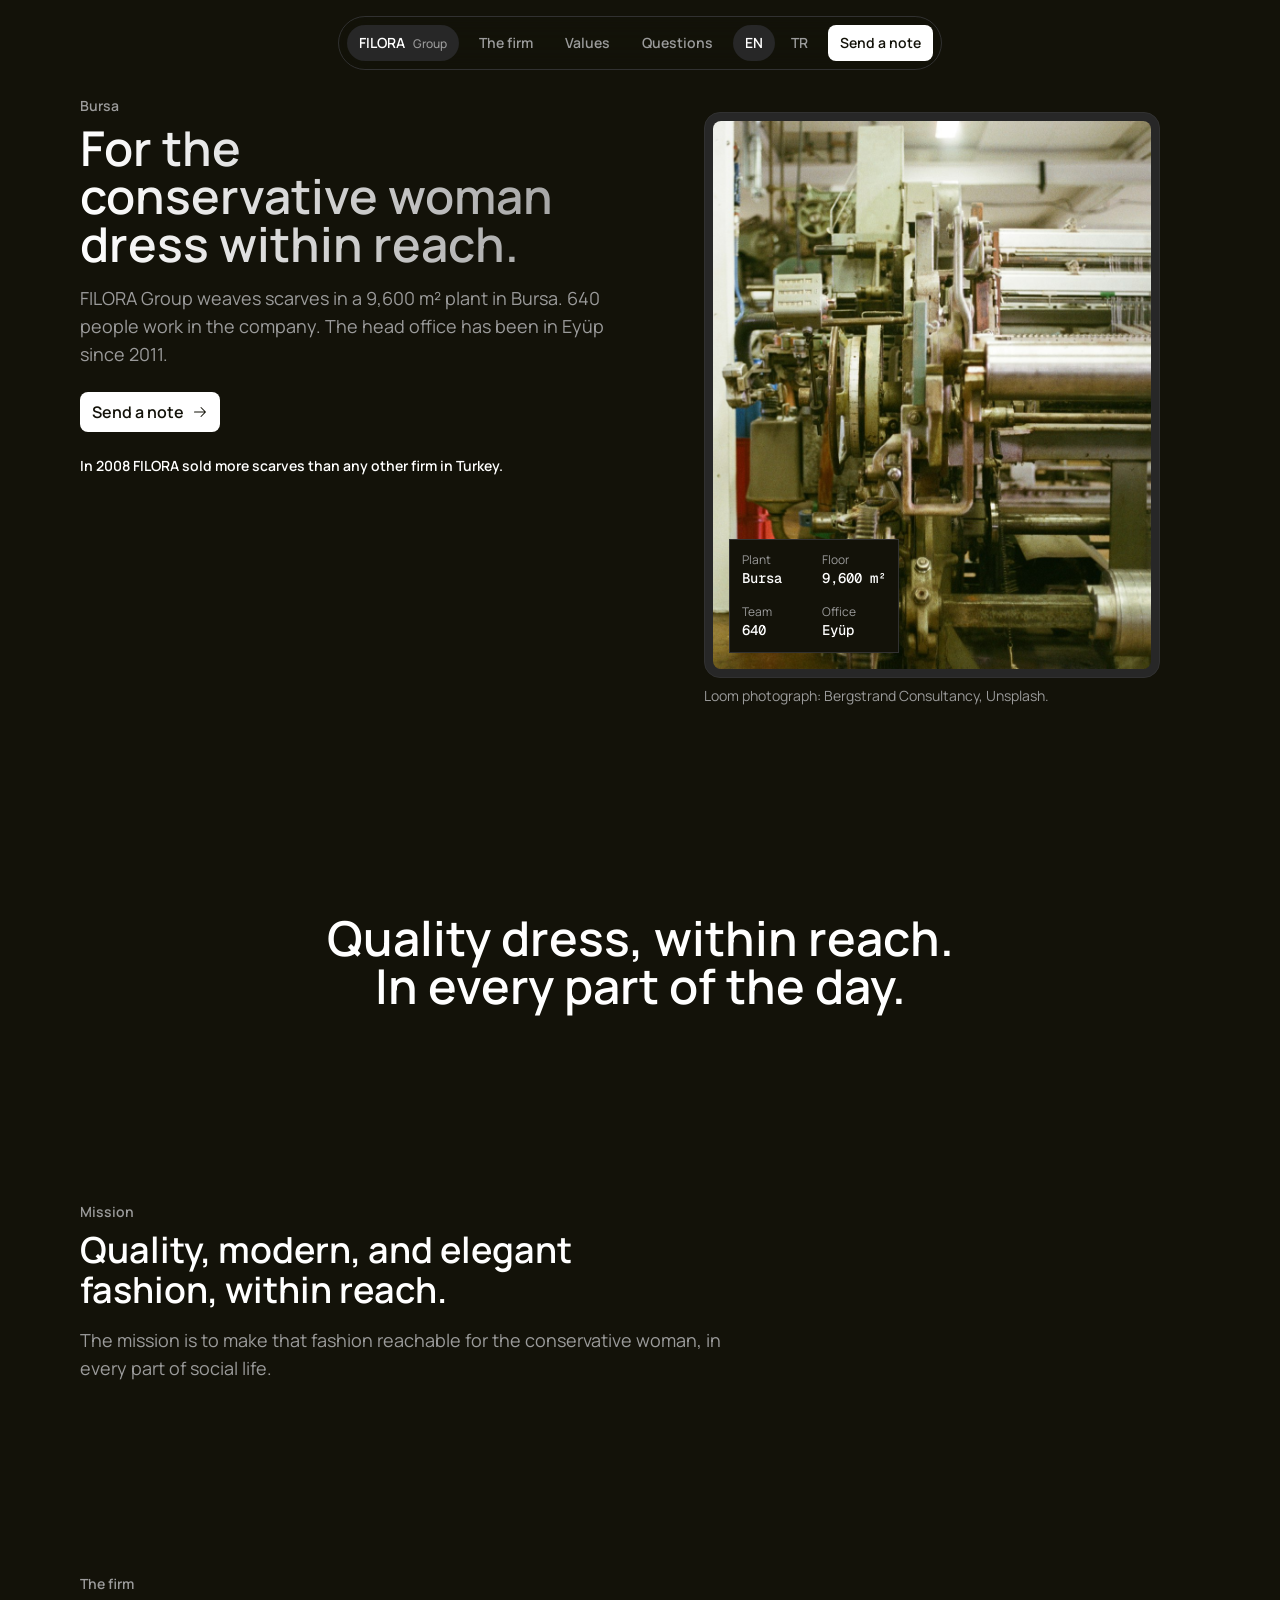
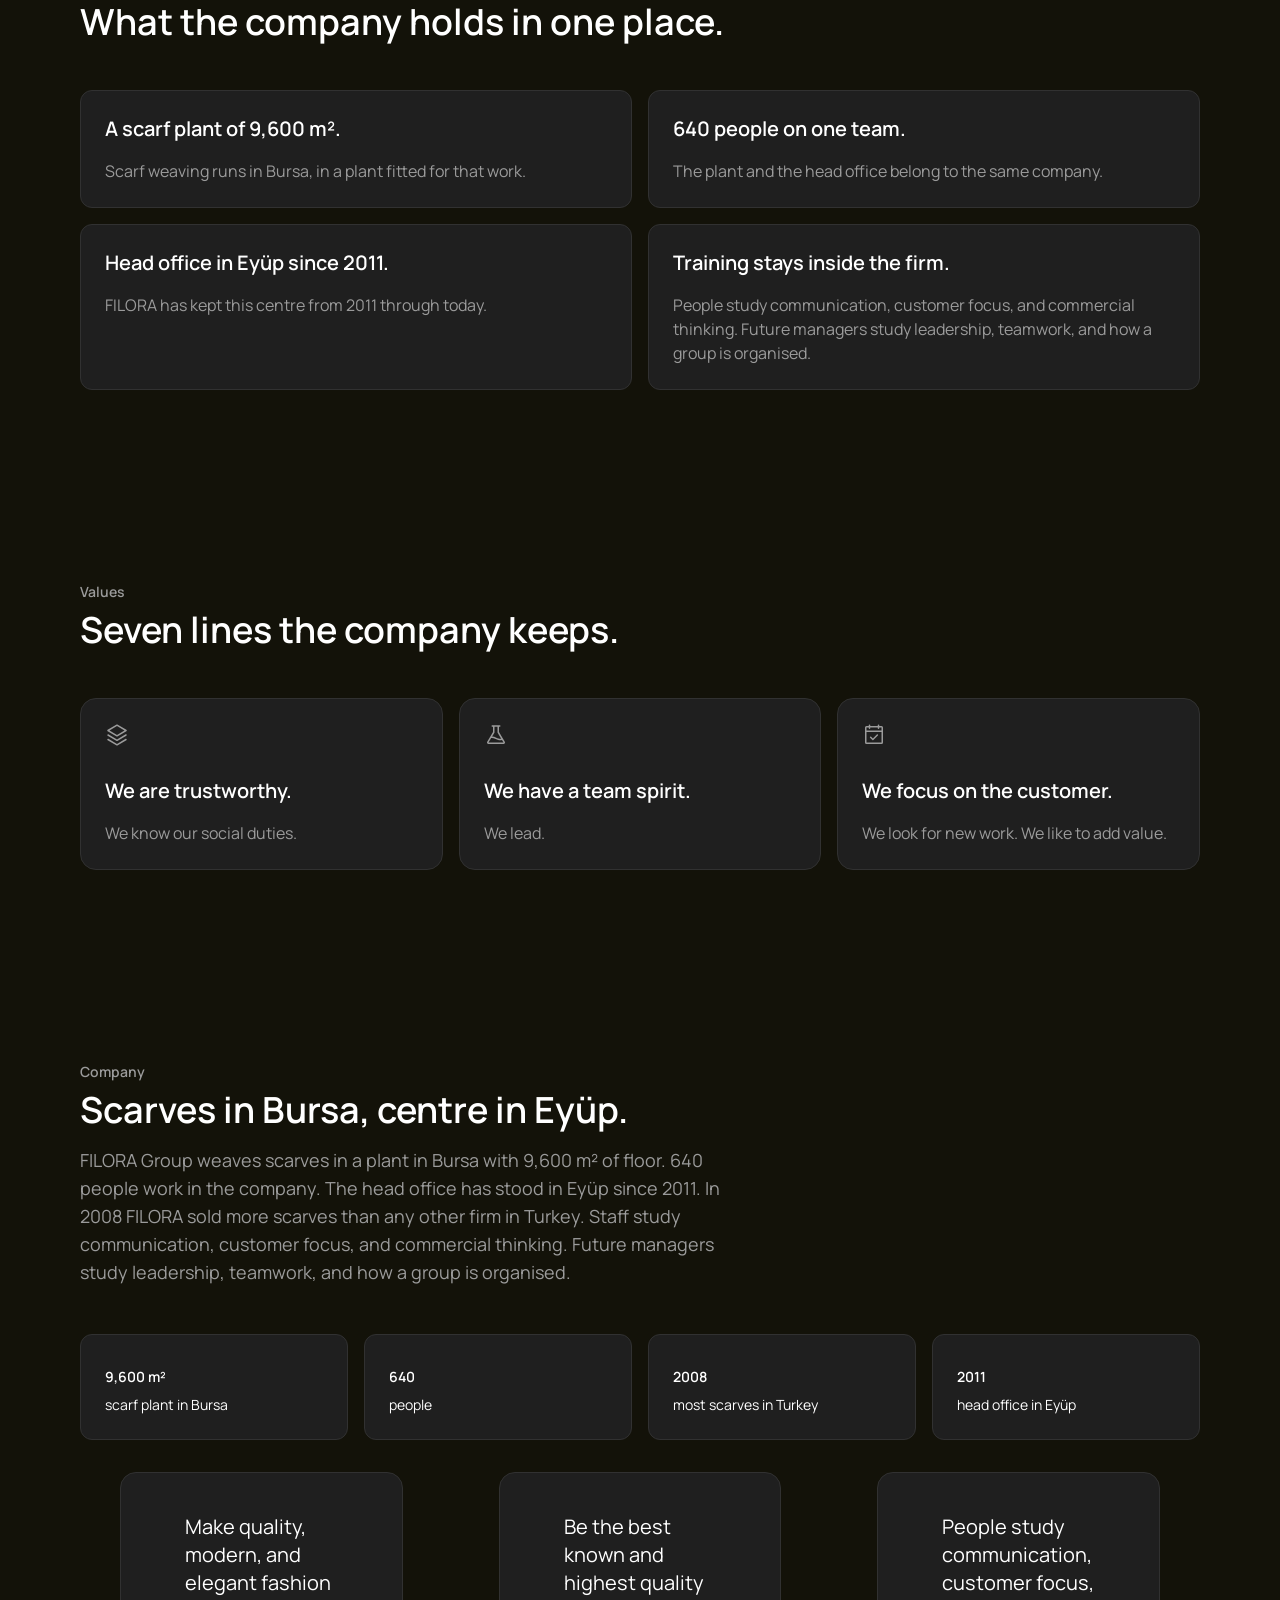
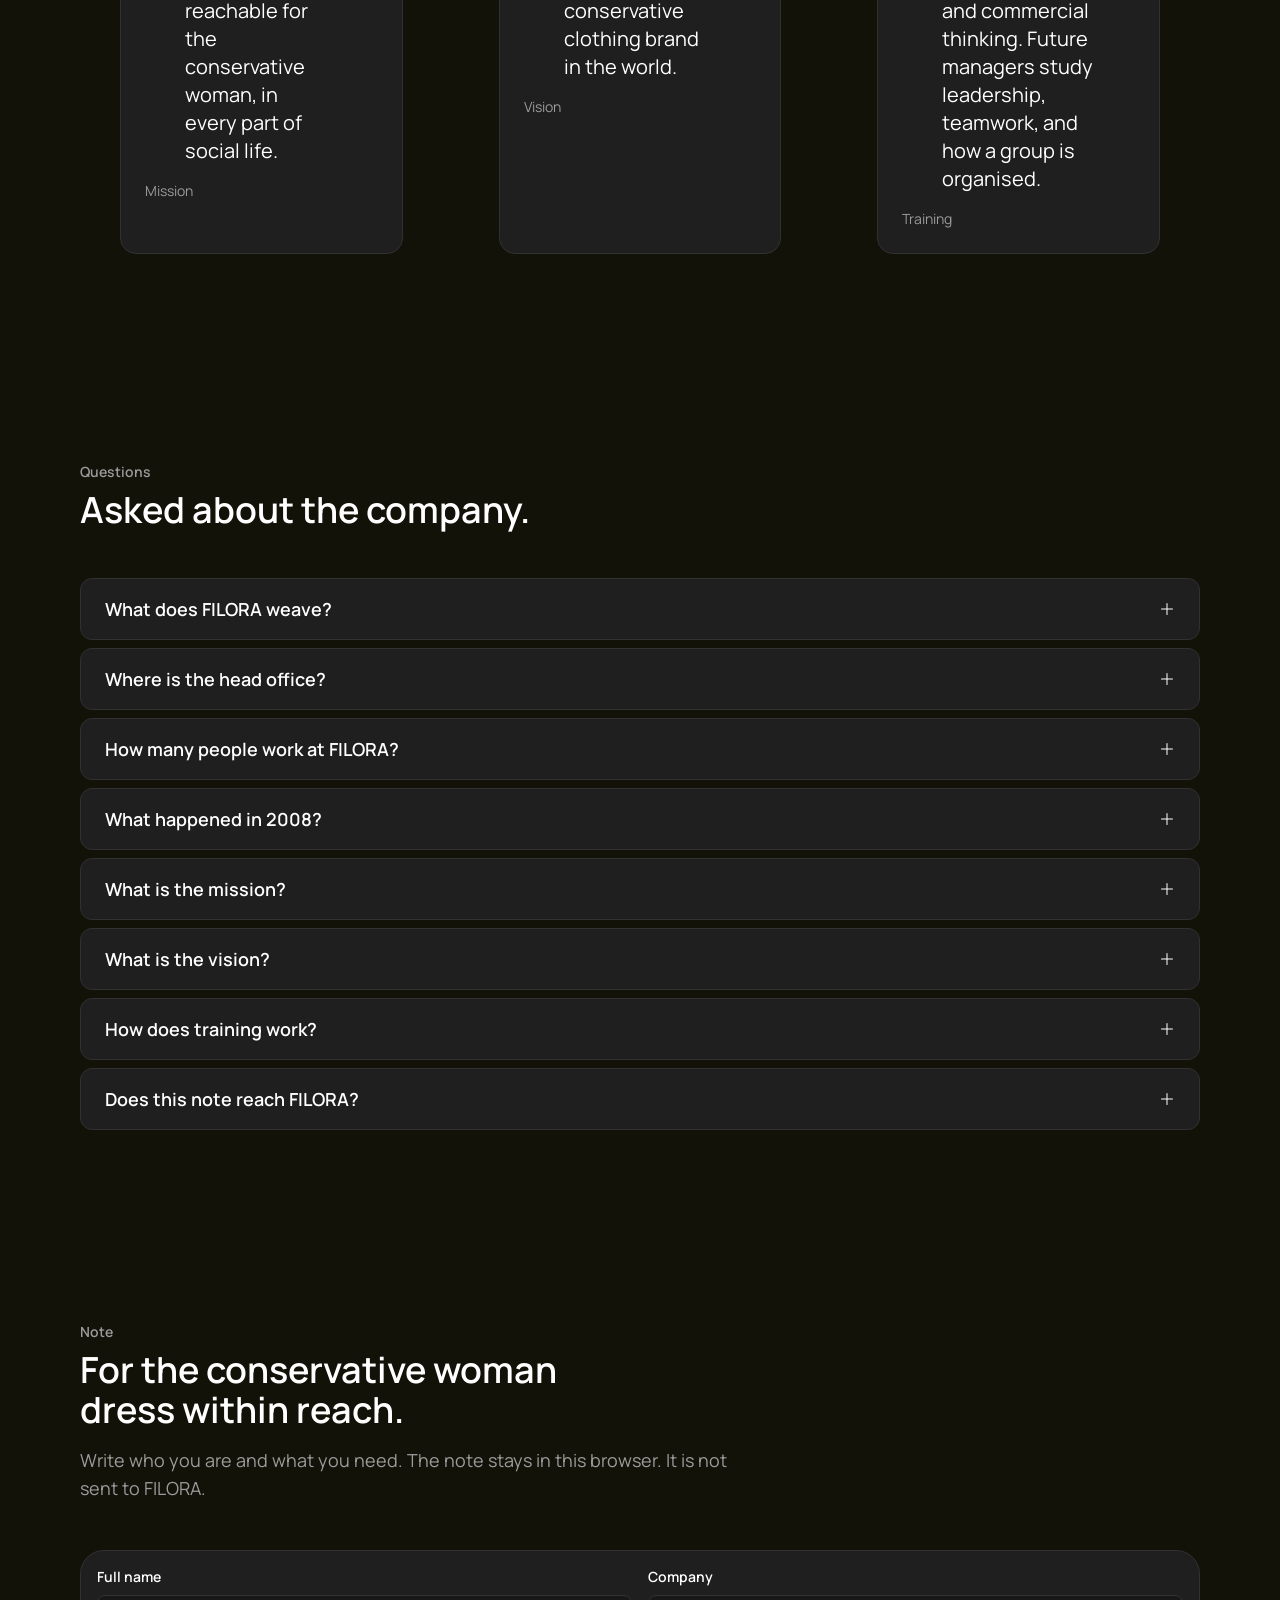
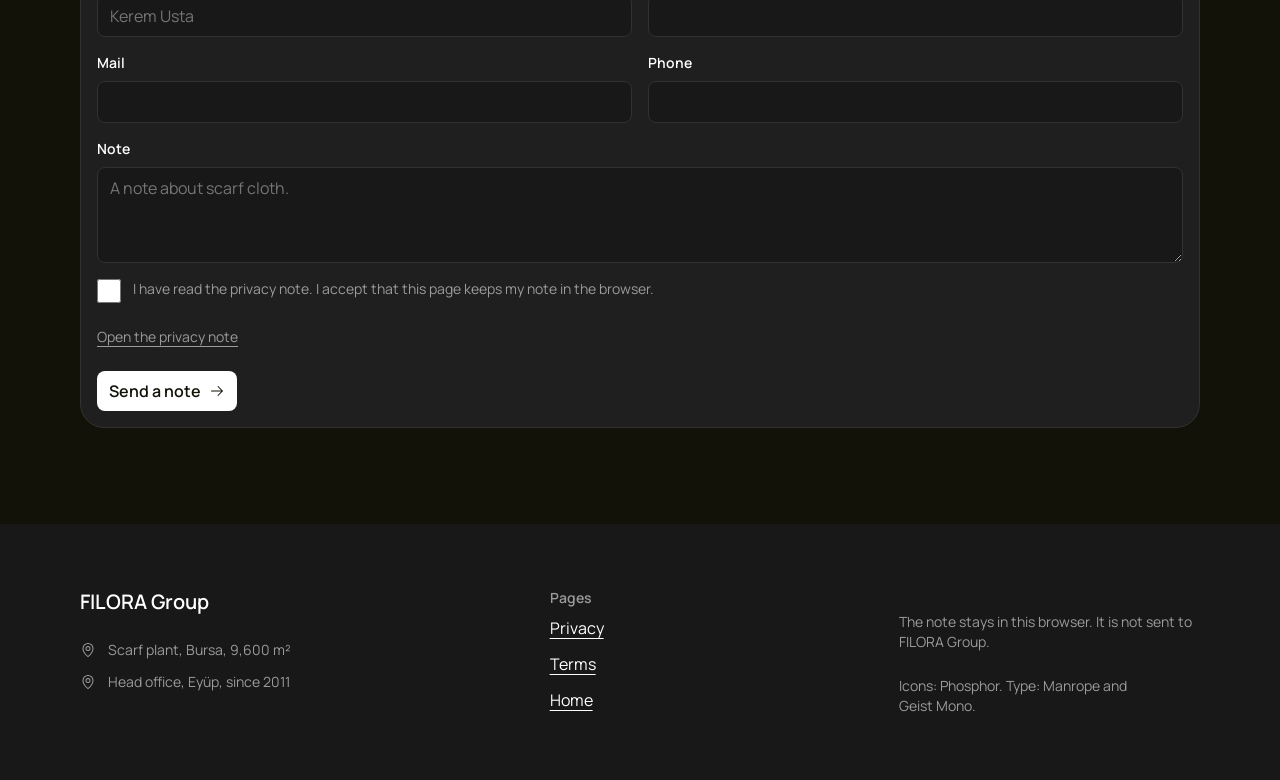
<file: test-ai-design-skills/index.html>
<!DOCTYPE html>
<html lang="en">
<head>
  <meta charset="utf-8">
  <meta name="viewport" content="width=device-width, initial-scale=1">
  <title data-i18n="docTitleHome">FILORA Group | Scarf weaving in Bursa</title>
  <meta name="description" data-i18n-content="docDescHome" content="FILORA Group weaves scarves in a 9,600 m² plant in Bursa. 640 people. Head office in Eyüp since 2011. Send a note.">
  <meta name="robots" content="index, follow">
  <meta name="theme-color" content="#131209">
  <meta property="og:type" content="website">
  <meta property="og:locale" content="en_US">
  <meta property="og:title" data-i18n-content="docTitleHome" content="FILORA Group | Scarf weaving in Bursa">
  <meta property="og:description" data-i18n-content="docDescHome" content="FILORA Group weaves scarves in a 9,600 m² plant in Bursa. 640 people. Head office in Eyüp since 2011. Send a note.">
  <meta property="og:image" content="images/loom.jpg">
  <meta name="twitter:card" content="summary_large_image">
  <link rel="icon" href="favicon.svg" type="image/svg+xml">
  <link rel="stylesheet" href="css/site.css">
  <script>document.documentElement.classList.add("js");</script>
  <script type="application/ld+json">
  {
    "@context": "https://schema.org",
    "@graph": [
      {
        "@type": "Organization",
        "name": "FILORA Group",
        "location": [
          {
            "@type": "Place",
            "name": "Scarf plant",
            "address": { "@type": "PostalAddress", "addressLocality": "Bursa", "addressCountry": "TR" }
          },
          {
            "@type": "Place",
            "name": "Head office",
            "address": { "@type": "PostalAddress", "addressLocality": "Eyüp", "addressRegion": "Istanbul", "addressCountry": "TR" }
          }
        ]
      },
      {
        "@type": "FAQPage",
        "mainEntity": [
          {
            "@type": "Question",
            "name": "What does FILORA weave?",
            "acceptedAnswer": { "@type": "Answer", "text": "Scarves. The plant is in Bursa and has 9,600 m² of floor." }
          },
          {
            "@type": "Question",
            "name": "Where is the head office?",
            "acceptedAnswer": { "@type": "Answer", "text": "In Eyüp. FILORA has kept this centre since 2011." }
          },
          {
            "@type": "Question",
            "name": "How many people work at FILORA?",
            "acceptedAnswer": { "@type": "Answer", "text": "640 people work in the company." }
          },
          {
            "@type": "Question",
            "name": "What happened in 2008?",
            "acceptedAnswer": { "@type": "Answer", "text": "FILORA sold more scarves than any other firm in Turkey." }
          },
          {
            "@type": "Question",
            "name": "What is the mission?",
            "acceptedAnswer": { "@type": "Answer", "text": "Make quality, modern, and elegant fashion reachable for the conservative woman, in every part of social life." }
          },
          {
            "@type": "Question",
            "name": "What is the vision?",
            "acceptedAnswer": { "@type": "Answer", "text": "Be the best known and highest quality conservative clothing brand in the world." }
          },
          {
            "@type": "Question",
            "name": "How does training work?",
            "acceptedAnswer": { "@type": "Answer", "text": "Staff study communication, customer focus, and commercial thinking. Future managers study leadership, teamwork, and how a group is organised." }
          },
          {
            "@type": "Question",
            "name": "Does this note reach FILORA?",
            "acceptedAnswer": { "@type": "Answer", "text": "No. The note stays in this browser. It is not sent to the company." }
          }
        ]
      }
    ]
  }
  </script>
</head>
<body>
  <a class="skip" href="#icerik" data-i18n="skip">Skip to content</a>
  <header class="site-header">
    <div class="nav-bar">
      <a class="wordmark" href="index.html" aria-current="page">
        <span class="wordmark-name">FILORA</span>
        <span class="wordmark-trade">Group</span>
      </a>
      <nav class="nav-desk" data-i18n-aria="navSections" aria-label="Page sections">
        <a href="#kazanc" data-i18n="navBenefits">Benefits</a>
        <a href="#surec" data-i18n="navProcess">Process</a>
        <a href="#sorular" data-i18n="navQuestions">Questions</a>
      </nav>
      <div class="lang" role="group" data-i18n-aria="langLabel" aria-label="Language">
        <button class="lang-btn" type="button" data-set-lang="en" aria-pressed="true">EN</button>
        <button class="lang-btn" type="button" data-set-lang="tr" aria-pressed="false">TR</button>
      </div>
      <a class="btn btn-sm nav-cta" href="#talep" data-i18n="cta">Send a note</a>
      <button class="nav-toggle" type="button" aria-expanded="false" aria-controls="mobil-menu" aria-label="Open menu">
        <span class="lines" aria-hidden="true"></span>
      </button>
    </div>
  </header>
  <div id="mobil-menu" class="mobile-panel" aria-hidden="true" inert>
    <a class="mobile-link" style="--i: 0" href="#dokuma" data-i18n="navWeaving">Weaving</a>
    <a class="mobile-link" style="--i: 1" href="#kazanc" data-i18n="navBenefits">Benefits</a>
    <a class="mobile-link" style="--i: 2" href="#surec" data-i18n="navProcess">Process</a>
    <a class="mobile-link" style="--i: 3" href="#kanit" data-i18n="navProof">Proof</a>
    <a class="mobile-link" style="--i: 4" href="#sorular" data-i18n="navQuestions">Questions</a>
    <a class="btn" style="--i: 5" href="#talep" data-i18n="cta">Send a note</a>
  </div>

  <main id="icerik">
    <section class="section hero" id="dokuma">
      <div class="wrap hero-grid">
        <div>
          <p class="eyebrow" data-i18n="heroPlace">Bursa</p>
          <h1 class="hero-title"><span data-i18n="hero1">For the conservative woman</span><br><span data-i18n="hero2">dress within reach.</span></h1>
          <p class="lede" data-i18n="heroLede">FILORA Group weaves scarves in a 9,600 m² plant in Bursa. 640 people work in the company. The head office has been in Eyüp since 2011.</p>
          <div class="hero-actions">
            <a class="btn" href="#talep">
              <span data-i18n="cta">Send a note</span>
              <svg class="icon" viewBox="0 0 256 256" aria-hidden="true" fill="currentColor"><path d="M221.66,133.66l-72,72a8,8,0,0,1-11.32-11.32L196.69,136H40a8,8,0,0,1,0-16H196.69L138.34,61.66a8,8,0,0,1,11.32-11.32l72,72A8,8,0,0,1,221.66,133.66Z"/></svg>
            </a>
          </div>
          <p class="proof" data-i18n="proof">In 2008 FILORA sold more scarves than any other firm in Turkey.</p>
        </div>
        <figure>
          <div class="frame">
            <img class="hero-photo" src="images/loom.jpg" data-i18n-alt="altLoom" alt="Side view of an industrial weaving loom, with metal gears and a roll of cloth." fetchpriority="high">
            <div class="ticket" data-i18n-aria="ticketLabel" aria-label="Sample roll ticket, roll 1847 B">
              <div>
                <p class="ticket-label" data-i18n="ticketRoll">Roll</p>
                <p class="ticket-value" data-i18n="ticketRollValue">1847 B</p>
              </div>
              <div>
                <p class="ticket-label" data-i18n="ticketWidth">Width</p>
                <p class="ticket-value" data-i18n="ticketWidthValue">151.8 cm</p>
              </div>
              <div>
                <p class="ticket-label" data-i18n="ticketShade">Shade gap</p>
                <p class="ticket-value" data-i18n="ticketShadeValue">0.6</p>
              </div>
              <div>
                <p class="ticket-label" data-i18n="ticketWeight">Weight</p>
                <p class="ticket-value" data-i18n="ticketWeightValue">118 g/m²</p>
              </div>
            </div>
          </div>
          <figcaption class="caption" data-i18n="caption">Loom photograph: Bergstrand Consultancy, Unsplash.</figcaption>
        </figure>
      </div>
    </section>

    <section class="tagline" id="soz" data-i18n-aria="taglineLabel" aria-label="Line">
      <div class="wrap">
        <p class="tagline-text">
          <span class="line"><span class="word">When</span> <span class="word">the</span> <span class="word">cloth</span> <span class="word">arrives</span></span>
          <span class="line"><span class="word">the</span> <span class="word">pattern</span> <span class="word">stays</span> <span class="word">put.</span></span>
        </p>
      </div>
    </section>

    <section class="section reveal" id="sorun">
      <div class="wrap">
        <p class="eyebrow" data-i18n="problemEye">Problem</p>
        <h2 class="section-title" data-i18n="problemTitle">Cutting stops when the next roll differs.</h2>
        <p class="lede" data-i18n="problemBody">Width narrows and the hand changes, so the same pattern no longer fits. We staple the lot report to the roll. Shade, width, and the wash note are known before the goods leave.</p>
      </div>
    </section>

    <section class="section reveal" id="kazanc">
      <div class="wrap">
        <div class="section-head">
          <p class="eyebrow" data-i18n="benefitEye">Benefits</p>
          <h2 class="section-title" data-i18n="benefitTitle">Four results a workshop calendar can see.</h2>
        </div>
        <div class="benefit-list">
          <article class="benefit">
            <h3 data-i18n="b1t">The same shade, on the next lot.</h3>
            <p data-i18n="b1p">Every lot is read on a spectrophotometer. A roll above ΔE 0.8 does not ship.</p>
          </article>
          <article class="benefit">
            <h3 data-i18n="b2t">The sample is cut in 11 days.</h3>
            <p data-i18n="b2p">Four pieces of the quality you approved go out. The tracking number is written to your mail the same day.</p>
          </article>
          <article class="benefit">
            <h3 data-i18n="b3t">A loom slot from 380 metres.</h3>
            <p data-i18n="b3p">A small trial and a 4,180 metre order go into the same planning book.</p>
          </article>
          <article class="benefit">
            <h3 data-i18n="b4t">The report stays inside the roll.</h3>
            <p data-i18n="b4p">Shrinkage, rub fastness, and width after washing are stapled into every bale. A 152 cm promise still holds at the end of the roll.</p>
          </article>
        </div>
      </div>
    </section>

    <section class="section reveal" id="surec">
      <div class="wrap">
        <div class="section-head">
          <p class="eyebrow" data-i18n="processEye">Process</p>
          <h2 class="section-title" data-i18n="processTitle">A loom date in three steps.</h2>
        </div>
        <div class="steps">
          <article class="step">
            <svg class="icon icon-24" viewBox="0 0 256 256" aria-hidden="true" fill="currentColor"><path d="M230.91,172A8,8,0,0,1,228,182.91l-96,56a8,8,0,0,1-8.06,0l-96-56A8,8,0,0,1,36,169.09l92,53.65,92-53.65A8,8,0,0,1,230.91,172ZM220,121.09l-92,53.65L36,121.09A8,8,0,0,0,28,134.91l96,56a8,8,0,0,0,8.06,0l96-56A8,8,0,1,0,220,121.09ZM24,80a8,8,0,0,1,4-6.91l96-56a8,8,0,0,1,8.06,0l96,56a8,8,0,0,1,0,13.82l-96,56a8,8,0,0,1-8.06,0l-96-56A8,8,0,0,1,24,80Zm23.88,0L128,126.74,208.12,80,128,33.26Z"/></svg>
            <h3 data-i18n="s1t">Write the use.</h3>
            <p data-i18n="s1p">Say where the cloth will be sewn, the metres, and the week you need.</p>
          </article>
          <article class="step">
            <svg class="icon icon-24" viewBox="0 0 256 256" aria-hidden="true" fill="currentColor"><path d="M221.69,199.77,160,96.92V40h8a8,8,0,0,0,0-16H88a8,8,0,0,0,0,16h8V96.92L34.31,199.77A16,16,0,0,0,48,224H208a16,16,0,0,0,13.72-24.23ZM110.86,103.25A7.93,7.93,0,0,0,112,99.14V40h32V99.14a7.93,7.93,0,0,0,1.14,4.11L183.36,167c-12,2.37-29.07,1.37-51.75-10.11-15.91-8.05-31.05-12.32-45.22-12.81ZM48,208l28.54-47.58c14.25-1.74,30.31,1.85,47.82,10.72,19,9.61,35,12.88,48,12.88a69.89,69.89,0,0,0,19.55-2.7L208,208Z"/></svg>
            <h3 data-i18n="s2t">Try the sample.</h3>
            <p data-i18n="s2p">In 11 days you have a cut piece and the laboratory note.</p>
          </article>
          <article class="step">
            <svg class="icon icon-24" viewBox="0 0 256 256" aria-hidden="true" fill="currentColor"><path d="M208,32H184V24a8,8,0,0,0-16,0v8H88V24a8,8,0,0,0-16,0v8H48A16,16,0,0,0,32,48V208a16,16,0,0,0,16,16H208a16,16,0,0,0,16-16V48A16,16,0,0,0,208,32ZM72,48v8a8,8,0,0,0,16,0V48h80v8a8,8,0,0,0,16,0V48h24V80H48V48ZM208,208H48V96H208V208Zm-38.34-85.66a8,8,0,0,1,0,11.32l-48,48a8,8,0,0,1-11.32,0l-24-24a8,8,0,0,1,11.32-11.32L116,164.69l42.34-42.35A8,8,0,0,1,169.66,122.34Z"/></svg>
            <h3 data-i18n="s3t">Lock the date.</h3>
            <p data-i18n="s3p">After approval, the loom day and the shipping week arrive in writing.</p>
          </article>
        </div>
      </div>
    </section>

    <section class="section reveal" id="kanit">
      <div class="wrap">
        <div class="section-head">
          <p class="eyebrow" data-i18n="millEye">Mill</p>
          <h2 class="section-title" data-i18n="millTitle">On the same floor since 1987.</h2>
          <p class="lede" data-i18n="millBody">FILORA Group weaves scarves in a plant in Bursa with 9,600 m² of floor. 640 people work in the company. The head office has stood in Eyüp since 2011. In 2008 FILORA sold more scarves than any other firm in Turkey. Staff study communication, customer focus, and commercial thinking. Future managers study leadership, teamwork, and how a group is organised.</p>
        </div>
        <div class="stats">
          <article class="stat">
            <p class="stat-value" data-i18n="statFloorValue">9,600 m²</p>
            <p data-i18n="statLooms">scarf plant in Bursa</p>
          </article>
          <article class="stat">
            <p class="stat-value" data-i18n="statMetresValue">640</p>
            <p data-i18n="statMetres">people</p>
          </article>
          <article class="stat">
            <p class="stat-value" data-i18n="statDaysValue">2008</p>
            <p data-i18n="statDays">most scarves in Turkey</p>
          </article>
          <article class="stat">
            <p class="stat-value" data-i18n="statShadeValue">2011</p>
            <p data-i18n="statShade">head office in Eyüp</p>
          </article>
        </div>
        <div class="quotes">
          <figure class="quote">
            <blockquote>
              <p data-i18n="q1">When the second shirting lot arrived we did not recut the pattern for a shade drift. Across the last 7 months, 4 lots stayed at or under ΔE 0.6.</p>
            </blockquote>
            <figcaption class="person" data-i18n="q1p">Sevim Aktaş, production manager, Nehir Konfeksiyon, Istanbul</figcaption>
          </figure>
          <figure class="quote">
            <blockquote>
              <p data-i18n="q2">We started with a 380 metre trial. Work jacket twill at 214 g/m². Width on every roll stayed between 151.6 and 152.2 cm.</p>
            </blockquote>
            <figcaption class="person" data-i18n="q2p">Mert Olgun, purchasing lead, Körfez İş Giysisi, Kocaeli</figcaption>
          </figure>
          <figure class="quote">
            <blockquote>
              <p data-i18n="q3">When the canvas hand changed from lot to lot, the shop opened returns. The note inside the roll lets the team say the same sentence.</p>
            </blockquote>
            <figcaption class="person" data-i18n="q3p">Ayşe Pınar Kılıç, founder, Ada Home, Izmir</figcaption>
          </figure>
        </div>
      </div>
    </section>

    <section class="section reveal" id="sorular">
      <div class="wrap">
        <div class="section-head">
          <p class="eyebrow" data-i18n="faqEye">Questions</p>
          <h2 class="section-title" data-i18n="faqTitle">Asked before an order.</h2>
        </div>
        <div class="faq-list">
          <details class="faq-item">
            <summary><span data-i18n="faq1q">What is the lowest weaving order?</span> <svg class="icon plus" viewBox="0 0 256 256" aria-hidden="true" fill="currentColor"><path d="M224,128a8,8,0,0,1-8,8H136v80a8,8,0,0,1-16,0V136H40a8,8,0,0,1,0-16h80V40a8,8,0,0,1,16,0v80h80A8,8,0,0,1,224,128Z"/></svg></summary>
            <p class="answer" data-i18n="faq1a">380 metres. That floor does not apply to a sample. Sample length is cut between 4 and 8 metres.</p>
          </details>
          <details class="faq-item">
            <summary><span data-i18n="faq2q">Which cloths do you weave?</span> <svg class="icon plus" viewBox="0 0 256 256" aria-hidden="true" fill="currentColor"><path d="M224,128a8,8,0,0,1-8,8H136v80a8,8,0,0,1-16,0V136H40a8,8,0,0,1,0-16h80V40a8,8,0,0,1,16,0v80h80A8,8,0,0,1,224,128Z"/></svg></summary>
            <p class="answer" data-i18n="faq2a">Shirting poplin from 112 to 128 g/m², workwear twill from 198 to 246 g/m², and home textile canvas from 230 to 280 g/m². The fibre is 100 percent cotton, or 67 percent cotton and 33 percent polyester.</p>
          </details>
          <details class="faq-item">
            <summary><span data-i18n="faq3q">Is the sample charged?</span> <svg class="icon plus" viewBox="0 0 256 256" aria-hidden="true" fill="currentColor"><path d="M224,128a8,8,0,0,1-8,8H136v80a8,8,0,0,1-16,0V136H40a8,8,0,0,1,0-16h80V40a8,8,0,0,1,16,0v80h80A8,8,0,0,1,224,128Z"/></svg></summary>
            <p class="answer" data-i18n="faq3a">Cutting the sample and shipping inside Turkey is 1,850 TL. That amount comes off the invoice once the first invoice passes 380 metres.</p>
          </details>
          <details class="faq-item">
            <summary><span data-i18n="faq4q">What if the shade misses?</span> <svg class="icon plus" viewBox="0 0 256 256" aria-hidden="true" fill="currentColor"><path d="M224,128a8,8,0,0,1-8,8H136v80a8,8,0,0,1-16,0V136H40a8,8,0,0,1,0-16h80V40a8,8,0,0,1,16,0v80h80A8,8,0,0,1,224,128Z"/></svg></summary>
            <p class="answer" data-i18n="faq4a">If the shipment report is above ΔE 1.2, we take the roll back within 15 days. Return freight is ours. On a dyed special shade, the promise depends on the laboratory dip you approved.</p>
          </details>
          <details class="faq-item">
            <summary><span data-i18n="faq5q">Who prepares export papers?</span> <svg class="icon plus" viewBox="0 0 256 256" aria-hidden="true" fill="currentColor"><path d="M224,128a8,8,0,0,1-8,8H136v80a8,8,0,0,1-16,0V136H40a8,8,0,0,1,0-16h80V40a8,8,0,0,1,16,0v80h80A8,8,0,0,1,224,128Z"/></svg></summary>
            <p class="answer" data-i18n="faq5a">On sales to EU countries, the certificate of origin and the invoice are ours. You choose the customs broker. 41 percent of 2025 shipments went to Romania, Bulgaria, and Germany.</p>
          </details>
          <details class="faq-item">
            <summary><span data-i18n="faq6q">Why does a date move?</span> <svg class="icon plus" viewBox="0 0 256 256" aria-hidden="true" fill="currentColor"><path d="M224,128a8,8,0,0,1-8,8H136v80a8,8,0,0,1-16,0V136H40a8,8,0,0,1,0-16h80V40a8,8,0,0,1,16,0v80h80A8,8,0,0,1,224,128Z"/></svg></summary>
            <p class="answer" data-i18n="faq6a">If yarn is late we write, and the new day is in the same message. The dye line keeps a 4 day buffer. A delay past that buffer is written into the contract.</p>
          </details>
          <details class="faq-item">
            <summary><span data-i18n="faq7q">Do you hold stock?</span> <svg class="icon plus" viewBox="0 0 256 256" aria-hidden="true" fill="currentColor"><path d="M224,128a8,8,0,0,1-8,8H136v80a8,8,0,0,1-16,0V136H40a8,8,0,0,1,0-16h80V40a8,8,0,0,1,16,0v80h80A8,8,0,0,1,224,128Z"/></svg></summary>
            <p class="answer" data-i18n="faq7a">We do not keep ready stock. Every roll is woven to the order. We do not send a leftover roll and call it a similar shade.</p>
          </details>
          <details class="faq-item">
            <summary><span data-i18n="faq8q">How does payment work?</span> <svg class="icon plus" viewBox="0 0 256 256" aria-hidden="true" fill="currentColor"><path d="M224,128a8,8,0,0,1-8,8H136v80a8,8,0,0,1-16,0V136H40a8,8,0,0,1,0-16h80V40a8,8,0,0,1,16,0v80h80A8,8,0,0,1,224,128Z"/></svg></summary>
            <p class="answer" data-i18n="faq8a">A new buyer pays 40 percent when the order is confirmed, and the rest before shipment. After three orders close cleanly, 30 day terms open.</p>
          </details>
        </div>
      </div>
    </section>

    <section class="section reveal" id="talep">
      <div class="wrap">
        <div class="section-head">
          <p class="eyebrow" data-i18n="requestEye">Request</p>
          <h2 class="section-title"><span data-i18n="hero1">For the conservative woman</span><br><span data-i18n="hero2">dress within reach.</span></h2>
          <p class="lede" data-i18n="requestLede">The sample fee comes off the first order. Rolls above ΔE 1.2 come back within 15 days.</p>
        </div>
        <div class="form-card">
          <noscript>
            <p class="noscript-note" data-i18n="noscript">The form check needs a script. If it is off, the note cannot leave this page.</p>
          </noscript>
          <form id="talep-form" action="#talep" method="post" novalidate>
            <div class="form-grid">
              <div class="field-block">
                <label for="ad" data-i18n="labelName">Full name</label>
                <input class="field" id="ad" name="ad" type="text" autocomplete="name" placeholder="Kerem Usta" aria-required="true">
                <p class="error" id="ad-hata" hidden></p>
              </div>
              <div class="field-block">
                <label for="firma" data-i18n="labelCompany">Company</label>
                <input class="field" id="firma" name="firma" type="text" autocomplete="organization" aria-required="true">
                <p class="error" id="firma-hata" hidden></p>
              </div>
              <div class="field-block">
                <label for="mail" data-i18n="labelMail">Mail</label>
                <input class="field" id="mail" name="mail" type="email" autocomplete="email" inputmode="email" aria-required="true">
                <p class="error" id="mail-hata" hidden></p>
              </div>
              <div class="field-block">
                <label for="telefon" data-i18n="labelPhone">Phone</label>
                <input class="field" id="telefon" name="telefon" type="tel" autocomplete="tel" inputmode="tel">
                <p class="error" id="telefon-hata" hidden></p>
              </div>
              <div class="field-block span-2">
                <label for="mesaj" data-i18n="labelNote">Note</label>
                <textarea class="field" id="mesaj" name="mesaj" data-i18n-placeholder="notePlaceholder" placeholder="152 cm width, broken white, a May shipment."></textarea>
                <p class="error" id="mesaj-hata" hidden></p>
              </div>
              <div class="field-block span-2">
                <div class="consent">
                  <input id="kvkk" name="kvkk" type="checkbox" value="evet">
                  <label for="kvkk" data-i18n="consent">I have read the privacy note. I accept that this sample page keeps my note in the browser.</label>
                </div>
                <p class="error" id="kvkk-hata" hidden></p>
                <p class="fine"><a class="link" href="gizlilik.html" data-i18n="privacyLink">Open the privacy note</a></p>
              </div>
              <div class="span-2">
                <button class="btn" type="submit">
                  <span class="btn-label" data-i18n="cta">Send a note</span>
                  <svg class="icon" viewBox="0 0 256 256" aria-hidden="true" fill="currentColor"><path d="M221.66,133.66l-72,72a8,8,0,0,1-11.32-11.32L196.69,136H40a8,8,0,0,1,0-16H196.69L138.34,61.66a8,8,0,0,1,11.32-11.32l72,72A8,8,0,0,1,221.66,133.66Z"/></svg>
                </button>
              </div>
            </div>
          </form>
          <div class="success" id="talep-sonuc" role="status" hidden>
            <h3 tabindex="-1" data-i18n="successTitle">This request is kept in this browser.</h3>
            <p id="talep-detay"></p>
            <button class="btn" id="yeni-talep" type="button" data-i18n="newRequest">Write a new request</button>
          </div>
        </div>
      </div>
    </section>
  </main>

  <footer class="site-footer">
    <div class="wrap footer-grid">
      <div>
        <p class="footer-name">FILORA Group</p>
        <ul class="contact-list">
          <li>
            <svg class="icon" viewBox="0 0 256 256" aria-hidden="true" fill="currentColor"><path d="M128,64a40,40,0,1,0,40,40A40,40,0,0,0,128,64Zm0,64a24,24,0,1,1,24-24A24,24,0,0,1,128,128Zm0-112a88.1,88.1,0,0,0-88,88c0,31.4,14.51,64.68,42,96.25a254.19,254.19,0,0,0,41.45,38.3,8,8,0,0,0,9.18,0A254.19,254.19,0,0,0,174,200.25c27.45-31.57,42-64.85,42-96.25A88.1,88.1,0,0,0,128,16Zm0,206c-16.53-13-72-60.75-72-118a72,72,0,0,1,144,0C200,161.23,144.53,209,128,222Z"/></svg>
            <span data-i18n="footerMill">Scarf plant, Bursa, 9,600 m²</span>
          </li>
          <li>
            <svg class="icon" viewBox="0 0 256 256" aria-hidden="true" fill="currentColor"><path d="M128,64a40,40,0,1,0,40,40A40,40,0,0,0,128,64Zm0,64a24,24,0,1,1,24-24A24,24,0,0,1,128,128Zm0-112a88.1,88.1,0,0,0-88,88c0,31.4,14.51,64.68,42,96.25a254.19,254.19,0,0,0,41.45,38.3,8,8,0,0,0,9.18,0A254.19,254.19,0,0,0,174,200.25c27.45-31.57,42-64.85,42-96.25A88.1,88.1,0,0,0,128,16Zm0,206c-16.53-13-72-60.75-72-118a72,72,0,0,1,144,0C200,161.23,144.53,209,128,222Z"/></svg>
            <span data-i18n="footerOffice">Head office, Eyüp, since 2011</span>
          </li>
        </ul>
      </div>
      <div>
        <p class="eyebrow" data-i18n="pagesEye">Pages</p>
        <nav class="footer-links" data-i18n-aria="navFooter" aria-label="Footer pages">
          <a class="link" href="gizlilik.html" data-i18n="navPrivacy">Privacy</a>
          <a class="link" href="kosullar.html" data-i18n="navTerms">Terms</a>
          <a class="link" href="index.html" data-i18n="navHome">Home</a>
        </nav>
      </div>
      <div>
        <p class="fine" data-i18n="disclaimer">The note stays in this browser. It is not sent to FILORA Group.</p>
        <p class="fine" data-i18n="credits">Icons: Phosphor. Type: Manrope and Geist Mono.</p>
      </div>
    </div>
  </footer>
  <script src="js/i18n.js?v=2"></script>
  <script src="js/site.js?v=2"></script>
</body>
</html>
</file>
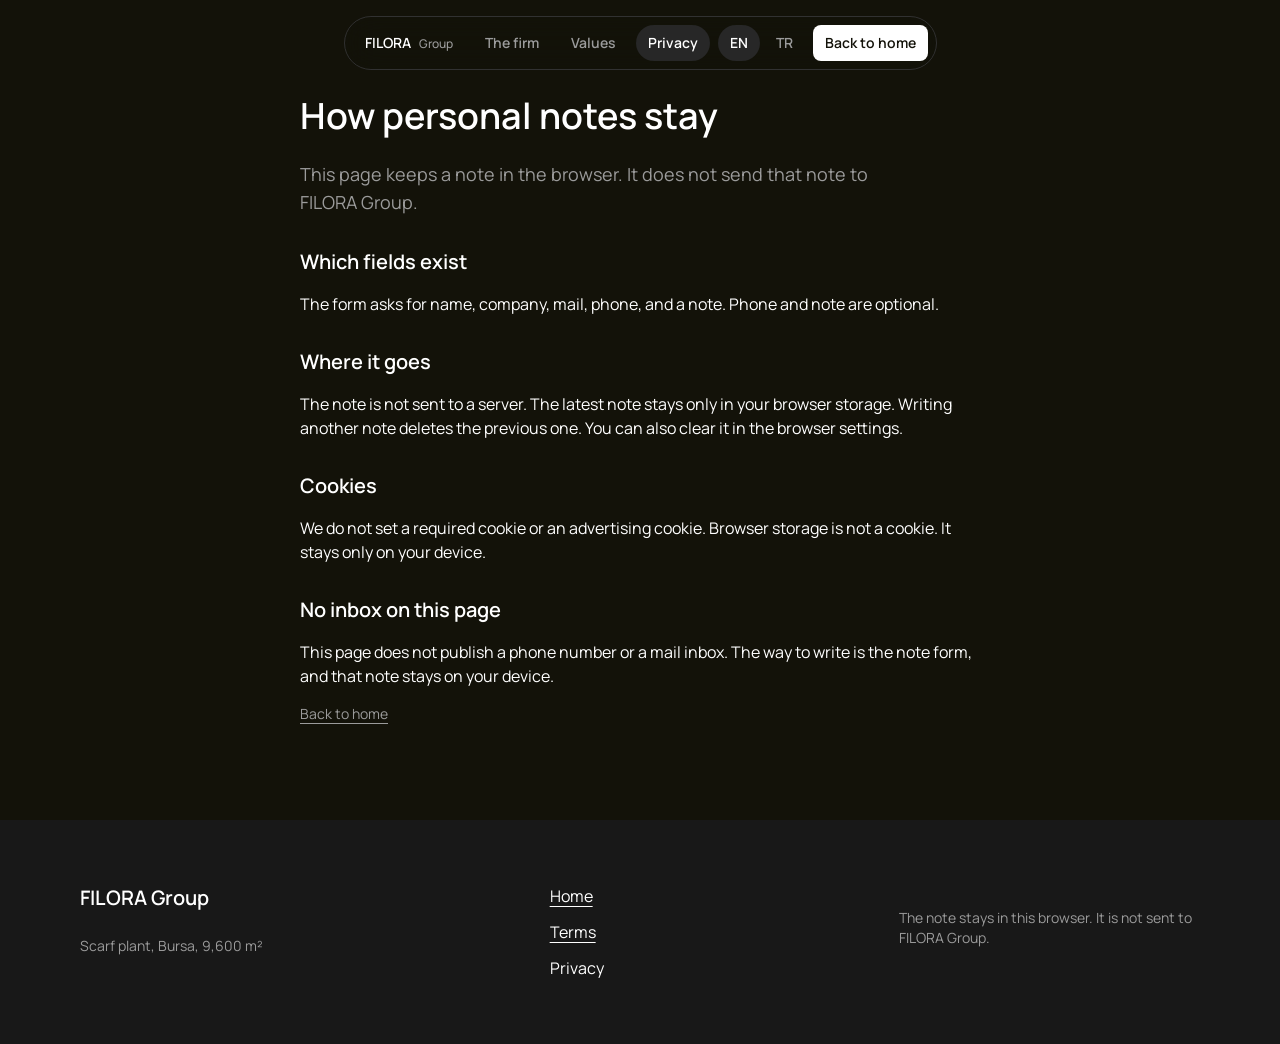
<file: test-ai-design-skills/gizlilik.html>
<!DOCTYPE html>
<html lang="en">
<head>
  <meta charset="utf-8">
  <meta name="viewport" content="width=device-width, initial-scale=1">
  <title data-i18n="docTitlePrivacy">Privacy | FILORA Group</title>
  <meta name="description" data-i18n-content="docDescPrivacy" content="Where a personal note stays on this FILORA Group page.">
  <meta name="robots" content="noindex">
  <meta name="theme-color" content="#131209">
  <link rel="icon" href="favicon.svg" type="image/svg+xml">
  <link rel="stylesheet" href="css/site.css">
  <script>document.documentElement.classList.add("js");</script>
</head>
<body>
  <a class="skip" href="#icerik" data-i18n="skip">Skip to content</a>
  <header class="site-header">
    <div class="nav-bar">
      <a class="wordmark" href="index.html">
        <span class="wordmark-name">FILORA</span>
        <span class="wordmark-trade">Group</span>
      </a>
      <nav class="nav-desk" data-i18n-aria="navPage" aria-label="Page">
        <a href="index.html#kazanc" data-i18n="navBenefits">Benefits</a>
        <a href="index.html#surec" data-i18n="navProcess">Process</a>
        <span class="nav-current" aria-current="page" data-i18n="navPrivacy">Privacy</span>
      </nav>
      <div class="lang" role="group" data-i18n-aria="langLabel" aria-label="Language">
        <button class="lang-btn" type="button" data-set-lang="en" aria-pressed="true">EN</button>
        <button class="lang-btn" type="button" data-set-lang="tr" aria-pressed="false">TR</button>
      </div>
      <a class="btn btn-sm nav-cta" href="index.html" data-i18n="back">Back to home</a>
      <button class="nav-toggle" type="button" aria-expanded="false" aria-controls="mobil-menu" aria-label="Open menu">
        <span class="lines" aria-hidden="true"></span>
      </button>
    </div>
  </header>
  <div id="mobil-menu" class="mobile-panel" aria-hidden="true" inert>
    <a class="mobile-link" style="--i: 0" href="index.html" data-i18n="navHome">Home</a>
    <a class="mobile-link" style="--i: 1" href="index.html#talep" data-i18n="navSample">Sample form</a>
    <a class="mobile-link" style="--i: 2" href="kosullar.html" data-i18n="navTerms">Terms</a>
    <span class="mobile-link" style="--i: 3" aria-current="page" data-i18n="navPrivacy">Privacy</span>
  </div>
  <main class="page-main" id="icerik">
    <article class="wrap prose reveal">
      <h1 data-i18n="privacyH1">How personal notes stay</h1>
      <p class="lede" data-i18n="privacyLede">This page keeps a note in the browser. It does not send that note to FILORA Group.</p>
      <h2 data-i18n="privacyH2a">Which fields exist</h2>
      <p data-i18n="privacyPa">The form asks for name, company, mail, phone, use, metres, and a note. Phone and note are optional.</p>
      <h2 data-i18n="privacyH2b">Where it goes</h2>
      <p data-i18n="privacyPb">The request is not sent to a server. The latest note stays only in your browser storage. Writing a new request deletes the previous note. You can also clear it in the browser settings.</p>
      <h2 data-i18n="privacyH2c">Cookies</h2>
      <p data-i18n="privacyPc">We do not set a required cookie or an advertising cookie. Browser storage is not a cookie. It stays only on your device.</p>
      <h2 data-i18n="privacyH2d">Contact line</h2>
      <p data-i18n="privacyPd">The phone and mail on the page are samples. 0224 000 11 27 does not ring. No inbox is attached to siparis@tanriverdimensucat.com.</p>
      <p class="fine"><a class="link" href="index.html" data-i18n="back">Back to home</a></p>
    </article>
  </main>
  <footer class="site-footer">
    <div class="wrap footer-grid">
      <div>
        <p class="footer-name">FILORA Group</p>
        <p class="fine" data-i18n="footerMill">Scarf plant, Bursa, 9,600 m²</p>
      </div>
      <nav class="footer-links" data-i18n-aria="navFooter" aria-label="Footer pages">
        <a class="link" href="index.html" data-i18n="navHome">Home</a>
        <a class="link" href="kosullar.html" data-i18n="navTerms">Terms</a>
        <span aria-current="page" data-i18n="navPrivacy">Privacy</span>
      </nav>
      <p class="fine" data-i18n="disclaimerShort">The note stays in this browser. It is not sent to FILORA Group.</p>
    </div>
  </footer>
  <script src="js/i18n.js?v=2"></script>
  <script src="js/site.js?v=2"></script>
</body>
</html>
</file>
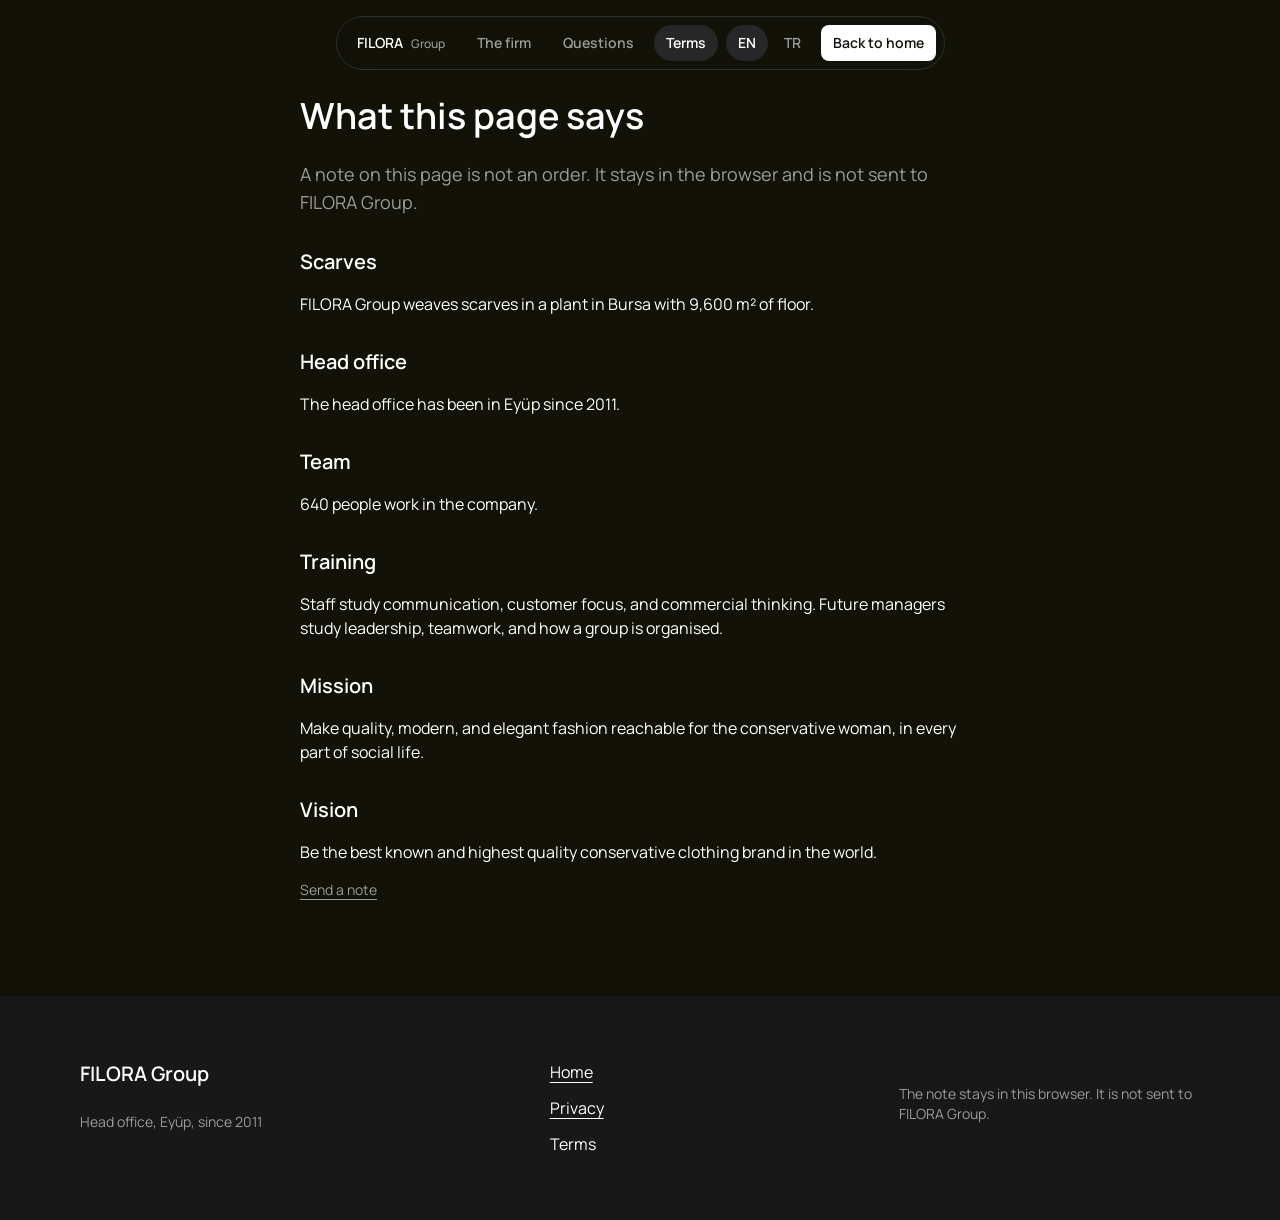
<file: test-ai-design-skills/kosullar.html>
<!DOCTYPE html>
<html lang="en">
<head>
  <meta charset="utf-8">
  <meta name="viewport" content="width=device-width, initial-scale=1">
  <title data-i18n="docTitleTerms">Terms | FILORA Group</title>
  <meta name="description" data-i18n-content="docDescTerms" content="What this FILORA Group page says, and what a note does not do.">
  <meta name="robots" content="noindex">
  <meta name="theme-color" content="#131209">
  <link rel="icon" href="favicon.svg" type="image/svg+xml">
  <link rel="stylesheet" href="css/site.css">
  <script>document.documentElement.classList.add("js");</script>
</head>
<body>
  <a class="skip" href="#icerik" data-i18n="skip">Skip to content</a>
  <header class="site-header">
    <div class="nav-bar">
      <a class="wordmark" href="index.html">
        <span class="wordmark-name">FILORA</span>
        <span class="wordmark-trade">Group</span>
      </a>
      <nav class="nav-desk" data-i18n-aria="navPage" aria-label="Page">
        <a href="index.html#kazanc" data-i18n="navBenefits">Benefits</a>
        <a href="index.html#sorular" data-i18n="navQuestions">Questions</a>
        <span class="nav-current" aria-current="page" data-i18n="navTerms">Terms</span>
      </nav>
      <div class="lang" role="group" data-i18n-aria="langLabel" aria-label="Language">
        <button class="lang-btn" type="button" data-set-lang="en" aria-pressed="true">EN</button>
        <button class="lang-btn" type="button" data-set-lang="tr" aria-pressed="false">TR</button>
      </div>
      <a class="btn btn-sm nav-cta" href="index.html" data-i18n="back">Back to home</a>
      <button class="nav-toggle" type="button" aria-expanded="false" aria-controls="mobil-menu" aria-label="Open menu">
        <span class="lines" aria-hidden="true"></span>
      </button>
    </div>
  </header>
  <div id="mobil-menu" class="mobile-panel" aria-hidden="true" inert>
    <a class="mobile-link" style="--i: 0" href="index.html" data-i18n="navHome">Home</a>
    <a class="mobile-link" style="--i: 1" href="index.html#talep" data-i18n="navSample">Sample form</a>
    <a class="mobile-link" style="--i: 2" href="gizlilik.html" data-i18n="navPrivacy">Privacy</a>
    <span class="mobile-link" style="--i: 3" aria-current="page" data-i18n="navTerms">Terms</span>
  </div>
  <main class="page-main" id="icerik">
    <article class="wrap prose reveal">
      <h1 data-i18n="termsH1">Sample and order terms</h1>
      <p class="lede" data-i18n="termsLede">This text is for a sample page. It is not a binding contract.</p>
      <h2 data-i18n="termsH2a">Metres</h2>
      <p data-i18n="termsPa">The lowest weaving order is 380 metres. A sample is cut at 4 to 8 metres, and that floor does not apply to the sample.</p>
      <h2 data-i18n="termsH2b">Sample fee</h2>
      <p data-i18n="termsPb">Cutting and shipping inside Turkey is 1,850 TL. Once the first invoice passes 380 metres, that amount comes off the invoice.</p>
      <h2 data-i18n="termsH2c">Shade</h2>
      <p data-i18n="termsPc">If the shipment report is above ΔE 1.2, we take the roll back within 15 days. Return freight is ours. On a dyed special shade, the promise depends on the laboratory dip you approved. On a repeat order the target is under ΔE 0.8.</p>
      <h2 data-i18n="termsH2d">Date</h2>
      <p data-i18n="termsPd">An approved sample leaves in 11 days. If yarn is late, the written note and the new day arrive in the same message. The dye line keeps a 4 day buffer.</p>
      <h2 data-i18n="termsH2e">Payment</h2>
      <p data-i18n="termsPe">A new buyer pays 40 percent when the order is confirmed, and the rest before shipment. After three orders close cleanly, 30 day terms open.</p>
      <h2 data-i18n="termsH2f">Papers</h2>
      <p data-i18n="termsPf">On sales to EU countries, the certificate of origin and the invoice are ours. The buyer chooses the customs broker.</p>
      <p class="fine"><a class="link" href="index.html#talep" data-i18n="cta">Send a note</a></p>
    </article>
  </main>
  <footer class="site-footer">
    <div class="wrap footer-grid">
      <div>
        <p class="footer-name">FILORA Group</p>
        <p class="fine" data-i18n="footerOffice">Head office, Eyüp, since 2011</p>
      </div>
      <nav class="footer-links" data-i18n-aria="navFooter" aria-label="Footer pages">
        <a class="link" href="index.html" data-i18n="navHome">Home</a>
        <a class="link" href="gizlilik.html" data-i18n="navPrivacy">Privacy</a>
        <span aria-current="page" data-i18n="navTerms">Terms</span>
      </nav>
      <p class="fine" data-i18n="disclaimerShort">The note stays in this browser. It is not sent to FILORA Group.</p>
    </div>
  </footer>
  <script src="js/i18n.js?v=2"></script>
  <script src="js/site.js?v=2"></script>
</body>
</html>
</file>
<file: test-ai-design-skills/css/site.css>
@font-face {
  font-family: Manrope;
  font-style: normal;
  font-weight: 400;
  font-display: swap;
  src: url("../fonts/manrope-latin-ext-400.woff2") format("woff2");
  unicode-range: U+0100-02BA, U+02BD-02C5, U+02C7-02CC, U+02CE-02D7, U+02DD-02FF, U+0304, U+0308, U+0329, U+1D00-1DBF, U+1E00-1E9F, U+1EF2-1EFF, U+2020, U+20A0-20AB, U+20AD-20C0, U+2113, U+2C60-2C7F, U+A720-A7FF;
}
@font-face {
  font-family: Manrope;
  font-style: normal;
  font-weight: 400;
  font-display: swap;
  src: url("../fonts/manrope-latin-400.woff2") format("woff2");
  unicode-range: U+0000-00FF, U+0131, U+0152-0153, U+02BB-02BC, U+02C6, U+02DA, U+02DC, U+0304, U+0308, U+0329, U+2000-206F, U+20AC, U+2122, U+2191, U+2193, U+2212, U+2215, U+FEFF, U+FFFD;
}
@font-face {
  font-family: Manrope;
  font-style: normal;
  font-weight: 500;
  font-display: swap;
  src: url("../fonts/manrope-latin-ext-500.woff2") format("woff2");
  unicode-range: U+0100-02BA, U+02BD-02C5, U+02C7-02CC, U+02CE-02D7, U+02DD-02FF, U+0304, U+0308, U+0329, U+1D00-1DBF, U+1E00-1E9F, U+1EF2-1EFF, U+2020, U+20A0-20AB, U+20AD-20C0, U+2113, U+2C60-2C7F, U+A720-A7FF;
}
@font-face {
  font-family: Manrope;
  font-style: normal;
  font-weight: 500;
  font-display: swap;
  src: url("../fonts/manrope-latin-500.woff2") format("woff2");
  unicode-range: U+0000-00FF, U+0131, U+0152-0153, U+02BB-02BC, U+02C6, U+02DA, U+02DC, U+0304, U+0308, U+0329, U+2000-206F, U+20AC, U+2122, U+2191, U+2193, U+2212, U+2215, U+FEFF, U+FFFD;
}
@font-face {
  font-family: Manrope;
  font-style: normal;
  font-weight: 600;
  font-display: swap;
  src: url("../fonts/manrope-latin-ext-600.woff2") format("woff2");
  unicode-range: U+0100-02BA, U+02BD-02C5, U+02C7-02CC, U+02CE-02D7, U+02DD-02FF, U+0304, U+0308, U+0329, U+1D00-1DBF, U+1E00-1E9F, U+1EF2-1EFF, U+2020, U+20A0-20AB, U+20AD-20C0, U+2113, U+2C60-2C7F, U+A720-A7FF;
}
@font-face {
  font-family: Manrope;
  font-style: normal;
  font-weight: 600;
  font-display: swap;
  src: url("../fonts/manrope-latin-600.woff2") format("woff2");
  unicode-range: U+0000-00FF, U+0131, U+0152-0153, U+02BB-02BC, U+02C6, U+02DA, U+02DC, U+0304, U+0308, U+0329, U+2000-206F, U+20AC, U+2122, U+2191, U+2193, U+2212, U+2215, U+FEFF, U+FFFD;
}
@font-face {
  font-family: Manrope;
  font-style: normal;
  font-weight: 700;
  font-display: swap;
  src: url("../fonts/manrope-latin-ext-700.woff2") format("woff2");
  unicode-range: U+0100-02BA, U+02BD-02C5, U+02C7-02CC, U+02CE-02D7, U+02DD-02FF, U+0304, U+0308, U+0329, U+1D00-1DBF, U+1E00-1E9F, U+1EF2-1EFF, U+2020, U+20A0-20AB, U+20AD-20C0, U+2113, U+2C60-2C7F, U+A720-A7FF;
}
@font-face {
  font-family: Manrope;
  font-style: normal;
  font-weight: 700;
  font-display: swap;
  src: url("../fonts/manrope-latin-700.woff2") format("woff2");
  unicode-range: U+0000-00FF, U+0131, U+0152-0153, U+02BB-02BC, U+02C6, U+02DA, U+02DC, U+0304, U+0308, U+0329, U+2000-206F, U+20AC, U+2122, U+2191, U+2193, U+2212, U+2215, U+FEFF, U+FFFD;
}
@font-face {
  font-family: "Geist Mono";
  font-style: normal;
  font-weight: 400;
  font-display: swap;
  src: url("../fonts/geist-mono-latin-400.woff2") format("woff2");
  unicode-range: U+0000-00FF, U+0131, U+0152-0153, U+02BB-02BC, U+02C6, U+02DA, U+02DC, U+0304, U+0308, U+0329, U+2000-206F, U+20AC, U+2122, U+2191, U+2193, U+2212, U+2215, U+FEFF, U+FFFD;
}
@font-face {
  font-family: "Geist Mono";
  font-style: normal;
  font-weight: 500;
  font-display: swap;
  src: url("../fonts/geist-mono-latin-500.woff2") format("woff2");
  unicode-range: U+0000-00FF, U+0131, U+0152-0153, U+02BB-02BC, U+02C6, U+02DA, U+02DC, U+0304, U+0308, U+0329, U+2000-206F, U+20AC, U+2122, U+2191, U+2193, U+2212, U+2215, U+FEFF, U+FFFD;
}

:root {
  --s-25: 2px;
  --s-50: 4px;
  --s-75: 8px;
  --s-100: 12px;
  --s-200: 16px;
  --s-300: 24px;
  --s-400: 32px;
  --s-500: 40px;
  --s-600: 48px;
  --s-700: 64px;
  --s-800: 80px;
  --s-900: 96px;
  --bg: #131209;
  --bg-1: #181818;
  --bg-2: #1f1f1f;
  --bg-3: #272727;
  --bg-4: #313131;
  --ink: #ffffff;
  --muted: #9b9b9b;
  --ease: cubic-bezier(0.22, 1, 0.36, 1);
  --nav-h: 96px;
}

*,
*::before,
*::after {
  box-sizing: border-box;
}

html {
  scroll-padding-top: var(--nav-h);
}

body {
  margin: 0;
  background: var(--bg);
  color: var(--ink);
  font-family: Manrope, sans-serif;
  font-size: 1rem;
  font-weight: 400;
  line-height: 24px;
  font-style: normal;
  font-synthesis: none;
  text-wrap: pretty;
  hyphens: none;
  -webkit-font-smoothing: antialiased;
}

body.menu-open {
  overflow: hidden;
}

h1,
h2,
h3,
p,
ul {
  margin: 0;
}

h1,
h2,
h3 {
  font-weight: 600;
  text-wrap: balance;
}

a {
  color: inherit;
  text-decoration: none;
}

button,
input,
textarea,
select {
  font: inherit;
  color: inherit;
}

button {
  cursor: pointer;
}

img {
  max-width: 100%;
}

::selection {
  background: var(--bg-4);
  color: var(--ink);
}

:focus {
  outline: none;
}

:focus-visible {
  outline: 2px solid var(--ink);
  outline-offset: 2px;
}

.sr {
  position: absolute;
  width: 1px;
  height: 1px;
  overflow: hidden;
  clip-path: inset(50%);
  white-space: nowrap;
}

.skip {
  position: fixed;
  top: -96px;
  left: 16px;
  z-index: 70;
  padding: 8px 12px;
  background: var(--ink);
  color: var(--bg);
  font-size: 1rem;
  font-weight: 600;
  line-height: 24px;
  border-radius: 8px;
}

.skip:focus {
  top: 16px;
}

.wrap {
  width: min(1120px, calc(100% - 32px));
  margin-inline: auto;
}

.site-header {
  position: fixed;
  top: 16px;
  left: 0;
  right: 0;
  z-index: 40;
  display: flex;
  justify-content: center;
  padding-inline: 16px;
  pointer-events: none;
}

.nav-bar {
  display: flex;
  align-items: center;
  gap: 8px;
  max-width: 100%;
  padding: 8px;
  pointer-events: auto;
  background: rgba(19, 18, 9, 0.78);
  border: 1px solid var(--bg-4);
  border-radius: 999px;
  backdrop-filter: blur(16px);
  -webkit-backdrop-filter: blur(16px);
}

.wordmark {
  display: inline-flex;
  align-items: baseline;
  gap: 8px;
  padding: 8px 12px;
  border-radius: 999px;
}

.wordmark[aria-current="page"] {
  background: var(--bg-3);
}

.wordmark-name {
  font-size: 0.875rem;
  font-weight: 600;
  line-height: 20px;
}

.wordmark-trade {
  font-size: 0.75rem;
  font-weight: 500;
  line-height: 16px;
  color: var(--muted);
}

.nav-desk {
  display: none;
  align-items: center;
  gap: 8px;
}

.nav-desk a,
.nav-current {
  padding: 8px 12px;
  border-radius: 999px;
  font-size: 0.875rem;
  font-weight: 600;
  line-height: 20px;
  color: var(--muted);
  transition: color 300ms var(--ease), background-color 300ms var(--ease);
}

.nav-desk a:hover {
  color: var(--ink);
  background: var(--bg-3);
}

.nav-current {
  color: var(--ink);
  background: var(--bg-3);
}

.lang {
  display: inline-flex;
  align-items: center;
  gap: 4px;
  margin-left: auto;
  flex-shrink: 0;
}

.lang-btn {
  padding: 8px 12px;
  border: 0;
  border-radius: 999px;
  background: transparent;
  color: var(--muted);
  font-size: 0.875rem;
  font-weight: 600;
  line-height: 20px;
  transition: color 300ms var(--ease), background-color 300ms var(--ease), transform 500ms var(--ease);
}

.lang-btn:hover {
  color: var(--ink);
}

.lang-btn[aria-pressed="true"] {
  color: var(--ink);
  background: var(--bg-3);
}

.lang-btn:active {
  transform: scale(0.98);
}

.nav-cta {
  display: none;
}

@media (max-width: 959px) {
  .nav-bar .nav-cta {
    display: none;
  }
}

.nav-toggle {
  display: inline-flex;
  align-items: center;
  justify-content: center;
  width: 40px;
  height: 40px;
  padding: 0;
  background: transparent;
  border: 0;
  border-radius: 999px;
}

.nav-toggle:hover {
  background: var(--bg-3);
}

.lines,
.lines::before,
.lines::after {
  display: block;
  width: 16px;
  height: 2px;
  background: var(--ink);
}

.lines {
  position: relative;
  transition: background-color 300ms var(--ease);
}

.lines::before,
.lines::after {
  content: "";
  position: absolute;
  left: 0;
  top: 0;
  transition: transform 500ms var(--ease);
}

.lines::before {
  transform: translateY(-4px);
}

.lines::after {
  transform: translateY(4px);
}

.nav-toggle[aria-expanded="true"] .lines {
  background: transparent;
}

.nav-toggle[aria-expanded="true"] .lines::before {
  transform: rotate(45deg);
}

.nav-toggle[aria-expanded="true"] .lines::after {
  transform: rotate(-45deg);
}

.mobile-panel {
  position: fixed;
  inset: 0;
  z-index: 30;
  display: flex;
  flex-direction: column;
  justify-content: flex-end;
  gap: 24px;
  padding: 96px 24px 48px;
  background: rgba(19, 18, 9, 0.94);
  backdrop-filter: blur(24px);
  -webkit-backdrop-filter: blur(24px);
  opacity: 0;
  transform: translateY(24px);
  pointer-events: none;
  transition: opacity 500ms var(--ease), transform 500ms var(--ease);
}

.mobile-panel.is-open {
  opacity: 1;
  transform: none;
  pointer-events: auto;
}

.mobile-link,
.mobile-panel .btn {
  opacity: 0;
  transform: translateY(24px);
  transition: opacity 500ms var(--ease), transform 500ms var(--ease), color 300ms var(--ease), background-color 300ms var(--ease);
}

.mobile-panel.is-open .mobile-link,
.mobile-panel.is-open .btn {
  opacity: 1;
  transform: none;
  transition-delay: calc(var(--i) * 60ms);
}

.mobile-link {
  font-size: 1.5rem;
  font-weight: 600;
  line-height: 32px;
}

.mobile-link:hover {
  color: var(--muted);
}

.btn {
  display: inline-flex;
  align-items: center;
  justify-content: center;
  gap: 8px;
  width: fit-content;
  padding: 8px 12px;
  border: 0;
  border-radius: 8px;
  background: var(--ink);
  color: var(--bg);
  font-size: 1rem;
  font-weight: 600;
  line-height: 24px;
  transition: background-color 300ms var(--ease), transform 500ms var(--ease);
}

.btn-sm {
  font-size: 0.875rem;
  line-height: 20px;
}

.btn:hover {
  background: var(--muted);
}

.btn:active {
  transform: scale(0.98);
}

.btn:disabled {
  opacity: 0.64;
  transform: none;
}

.icon {
  width: 16px;
  height: 16px;
  flex: none;
}

.icon-24 {
  width: 24px;
  height: 24px;
}

main {
  display: block;
}

.section {
  padding: 64px 0;
}

.hero {
  padding-top: 96px;
}

.hero-grid,
.split,
.steps,
.benefit-list,
.stats,
.quotes,
.footer-grid,
.form-grid {
  display: grid;
  gap: 16px;
}

.hero-grid,
.split,
.footer-grid {
  gap: 48px;
}

.eyebrow {
  margin-bottom: 8px;
  color: var(--muted);
  font-size: 0.875rem;
  font-weight: 600;
  line-height: 20px;
}

.hero-title,
.display {
  width: fit-content;
  max-width: 680px;
  font-size: 2.25rem;
  font-weight: 600;
  line-height: 40px;
  color: var(--ink);
}

.hero-title,
.display {
  background-image: linear-gradient(90deg, #ffffff, #9b9b9b);
  -webkit-background-clip: text;
  background-clip: text;
  color: transparent;
}

.lede,
.narrow {
  max-width: 680px;
  color: var(--muted);
  font-size: 1.125rem;
  line-height: 28px;
}

.lede {
  margin-top: 16px;
}

.hero-actions {
  display: flex;
  flex-wrap: wrap;
  align-items: center;
  gap: 24px;
  margin-top: 24px;
}

.proof {
  margin-top: 24px;
  font-size: 0.875rem;
  font-weight: 600;
  line-height: 20px;
}

.buyers {
  display: flex;
  flex-wrap: wrap;
  gap: 8px 24px;
  margin-top: 16px;
  padding: 0;
  list-style: none;
  color: var(--muted);
  font-size: 0.875rem;
  font-weight: 600;
  line-height: 20px;
}

.frame {
  position: relative;
  padding: 8px;
  background: var(--bg-3);
  border: 1px solid var(--bg-4);
  border-radius: 16px;
}

.frame img {
  display: block;
  width: 100%;
  height: auto;
  aspect-ratio: 16 / 9;
  object-fit: cover;
  border-radius: 8px;
  opacity: 0;
  transition: opacity 500ms var(--ease);
}

.frame img.is-loaded {
  opacity: 1;
}

.caption {
  margin-top: 8px;
  color: var(--muted);
  font-size: 0.875rem;
  line-height: 20px;
}

.ticket {
  position: absolute;
  left: 24px;
  bottom: 24px;
  display: grid;
  grid-template-columns: 1fr 1fr;
  gap: 16px;
  max-width: calc(100% - 48px);
  padding: 12px;
  background: var(--bg);
  border: 1px solid var(--bg-4);
  border-radius: 0;
}

.ticket-label {
  color: var(--muted);
  font-size: 0.75rem;
  line-height: 16px;
}

.ticket-value {
  font-family: "Geist Mono", ui-monospace, monospace;
  font-size: 0.875rem;
  font-weight: 500;
  line-height: 20px;
}

.tagline {
  padding: 96px 0;
}

.tagline-text {
  max-width: 680px;
  margin-inline: auto;
  font-size: 2.25rem;
  font-weight: 600;
  line-height: 40px;
  text-align: center;
}

.line {
  display: block;
}

.word {
  color: var(--ink);
}

.js .tagline.is-ready .word {
  color: rgba(255, 255, 255, 0.3);
  transition: color 500ms var(--ease);
}

.js .tagline.is-ready .word.is-on {
  color: var(--ink);
}

.section-head {
  margin-bottom: 48px;
}

.section-title {
  max-width: 680px;
  font-size: 1.875rem;
  line-height: 36px;
}

.benefit,
.step,
.stat,
.quote,
.faq-item,
.form-card {
  background: var(--bg-2);
  border: 1px solid var(--bg-4);
}

.benefit,
.stat,
.faq-item {
  border-radius: 12px;
}

.step,
.quote,
.form-card {
  border-radius: 16px;
}

.benefit,
.step,
.stat,
.quote {
  padding: 24px;
}

.benefit h3,
.step h3,
.quote p {
  font-size: 1.25rem;
  line-height: 28px;
}

.benefit p,
.step p,
.person,
.muted {
  margin-top: 16px;
  color: var(--muted);
}

.step .icon-24 {
  margin-bottom: 24px;
  color: var(--muted);
}

.stat-value {
  font-size: 2.25rem;
  font-weight: 600;
  line-height: 40px;
}

.stat p,
.person {
  margin-top: 8px;
  font-size: 0.875rem;
  line-height: 20px;
}

.quotes {
  margin-top: 16px;
}

.faq-list {
  display: grid;
  gap: 8px;
}

.faq-item summary {
  display: flex;
  align-items: center;
  justify-content: space-between;
  gap: 16px;
  padding: 16px 24px;
  font-size: 1.125rem;
  font-weight: 600;
  line-height: 28px;
  list-style: none;
  cursor: pointer;
  transition: background-color 300ms var(--ease);
}

.faq-item summary::-webkit-details-marker {
  display: none;
}

.faq-item summary:hover {
  background: var(--bg-3);
}

.faq-item .plus {
  transition: transform 500ms var(--ease);
}

.faq-item[open] .plus {
  transform: rotate(45deg);
}

.faq-item .answer {
  padding: 0 24px 16px;
  color: var(--muted);
}

.form-card {
  padding: 16px;
  background: var(--bg-2);
  border-radius: 24px;
}

.field-block {
  display: flex;
  flex-direction: column;
}

.field-block label,
.consent label {
  margin-bottom: 8px;
  font-size: 0.875rem;
  font-weight: 600;
  line-height: 20px;
}

.field {
  width: 100%;
  padding: 8px 12px;
  background: var(--bg-1);
  border: 1px solid var(--bg-4);
  border-radius: 8px;
  font-size: 1rem;
  line-height: 24px;
  transition: background-color 300ms var(--ease), border-color 300ms var(--ease);
}

.field:hover {
  background: var(--bg-3);
}

textarea.field {
  min-height: 96px;
  resize: vertical;
}

select.field {
  appearance: none;
  padding-right: 40px;
  background-image: url("data:image/svg+xml,%3Csvg xmlns='http://www.w3.org/2000/svg' viewBox='0 0 256 256' fill='%239B9B9B'%3E%3Cpath d='M213.66,101.66l-80,80a8,8,0,0,1-11.32,0l-80-80A8,8,0,0,1,53.66,90.34L128,164.69l74.34-74.35a8,8,0,0,1,11.32,11.32Z'/%3E%3C/svg%3E");
  background-repeat: no-repeat;
  background-position: right 12px center;
  background-size: 16px 16px;
}

.field.is-invalid {
  border-color: var(--ink);
}

.error {
  margin-top: 8px;
  padding: 8px 12px;
  background: var(--bg-4);
  border: 1px solid var(--ink);
  border-radius: 8px;
  font-size: 0.875rem;
  line-height: 20px;
}

.consent {
  display: flex;
  gap: 12px;
  align-items: flex-start;
}

.consent input {
  width: 24px;
  height: 24px;
  margin: 0;
  accent-color: var(--ink);
}

.consent label {
  margin: 0;
  font-weight: 400;
  color: var(--muted);
}

.form-card .btn {
  margin-top: 8px;
}

.span-2 {
  grid-column: 1 / -1;
}

.success h3 {
  font-size: 1.5rem;
  line-height: 32px;
}

.success p {
  margin-top: 16px;
  margin-bottom: 24px;
  max-width: 680px;
  color: var(--muted);
}

.noscript-note {
  margin-bottom: 16px;
  color: var(--muted);
}

.link {
  text-decoration: underline;
  text-underline-offset: 4px;
  transition: color 300ms var(--ease);
}

.link:hover {
  color: var(--muted);
}

.site-footer {
  padding: 64px 0;
  background: var(--bg-1);
}

.footer-name {
  font-size: 1.25rem;
  font-weight: 600;
  line-height: 28px;
}

.contact-list {
  display: grid;
  gap: 12px;
  margin-top: 24px;
  padding: 0;
  list-style: none;
}

.contact-list a,
.contact-list li {
  display: flex;
  align-items: center;
  gap: 12px;
  color: var(--muted);
  font-size: 0.875rem;
  line-height: 20px;
}

.contact-list a:hover {
  color: var(--ink);
}

.footer-links {
  display: flex;
  flex-direction: column;
  align-items: flex-start;
  gap: 12px;
}

.fine {
  margin-top: 24px;
  color: var(--muted);
  font-size: 0.875rem;
  line-height: 20px;
}

.page-main {
  padding-top: 96px;
  padding-bottom: 96px;
}

.prose {
  max-width: 680px;
}

.prose h1 {
  margin-bottom: 24px;
  font-size: 2.25rem;
  line-height: 40px;
}

.prose h2 {
  margin-top: 32px;
  margin-bottom: 12px;
  font-size: 1.25rem;
  line-height: 28px;
}

.prose p + p,
.prose h2 + p {
  margin-top: 16px;
}

.prose .lede {
  margin-top: 0;
  margin-bottom: 24px;
}

@media (min-width: 800px) {
  .wrap {
    width: min(1120px, calc(100% - 48px));
  }

  .section {
    padding: 96px 0;
  }

  .hero {
    padding-top: 96px;
  }

  .section-title {
    font-size: 2.25rem;
    line-height: 40px;
  }

  .benefit-list,
  .stats,
  .quotes,
  .form-grid {
    grid-template-columns: 1fr 1fr;
  }

  .steps {
    grid-template-columns: 1fr 1fr 1fr;
  }

  .stats {
    grid-template-columns: repeat(4, 1fr);
  }

  .footer-grid {
    grid-template-columns: 1.4fr 1fr 1fr;
    align-items: start;
  }

  .split {
    grid-template-columns: 1fr 1fr;
    align-items: center;
  }
}

@media (min-width: 960px) {
  .nav-desk,
  .nav-cta {
    display: flex;
  }

  .nav-toggle,
  .mobile-panel {
    display: none;
  }
}

.frame img.hero-photo {
  aspect-ratio: 4 / 5;
  object-position: 68% center;
}

@media (min-width: 1180px) {
  .hero-grid {
    grid-template-columns: 1fr 1fr;
    align-items: start;
  }

  .hero-title,
  .tagline-text {
    font-size: 3rem;
    line-height: 1;
  }
}

.mobile-panel.is-open .btn:active {
  transform: scale(0.98);
}

.js .reveal {
  opacity: 0;
  transform: translateY(32px);
  transition: opacity 700ms var(--ease), transform 700ms var(--ease);
}

.js .reveal.is-in {
  opacity: 1;
  transform: none;
}

@media (min-width: 1100px) {
  .quotes {
    grid-template-columns: 1fr 1fr 1fr;
  }
}

@media (prefers-reduced-motion: reduce) {
  .js .reveal,
  .js .reveal.is-in,
  .reveal,
  .mobile-panel,
  .mobile-link,
  .mobile-panel .btn,
  .frame img {
    transform: none;
    transition: opacity 300ms var(--ease);
  }

  .word,
  .js .tagline.is-ready .word,
  .js .tagline.is-ready .word.is-on {
    color: var(--ink);
    transition: none;
  }
}

[hidden] {
  display: none !important;
}
</file>
